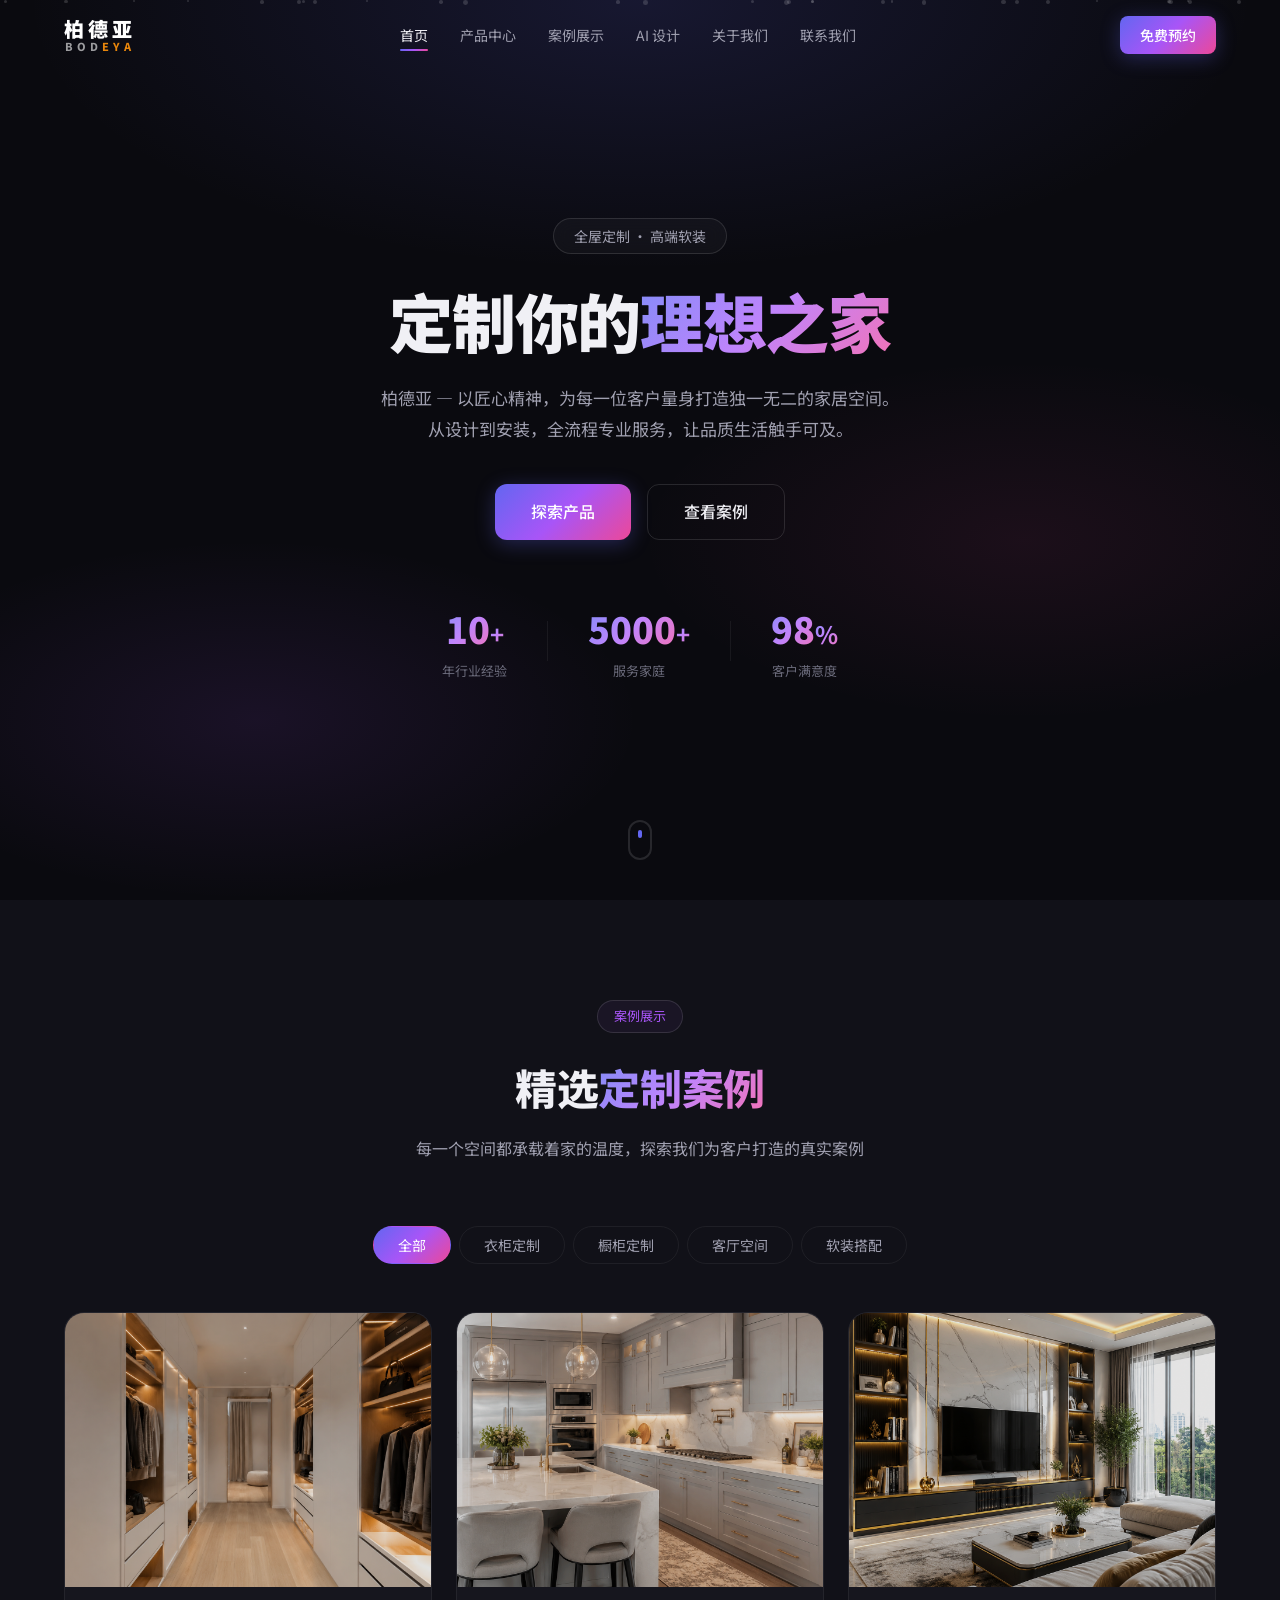
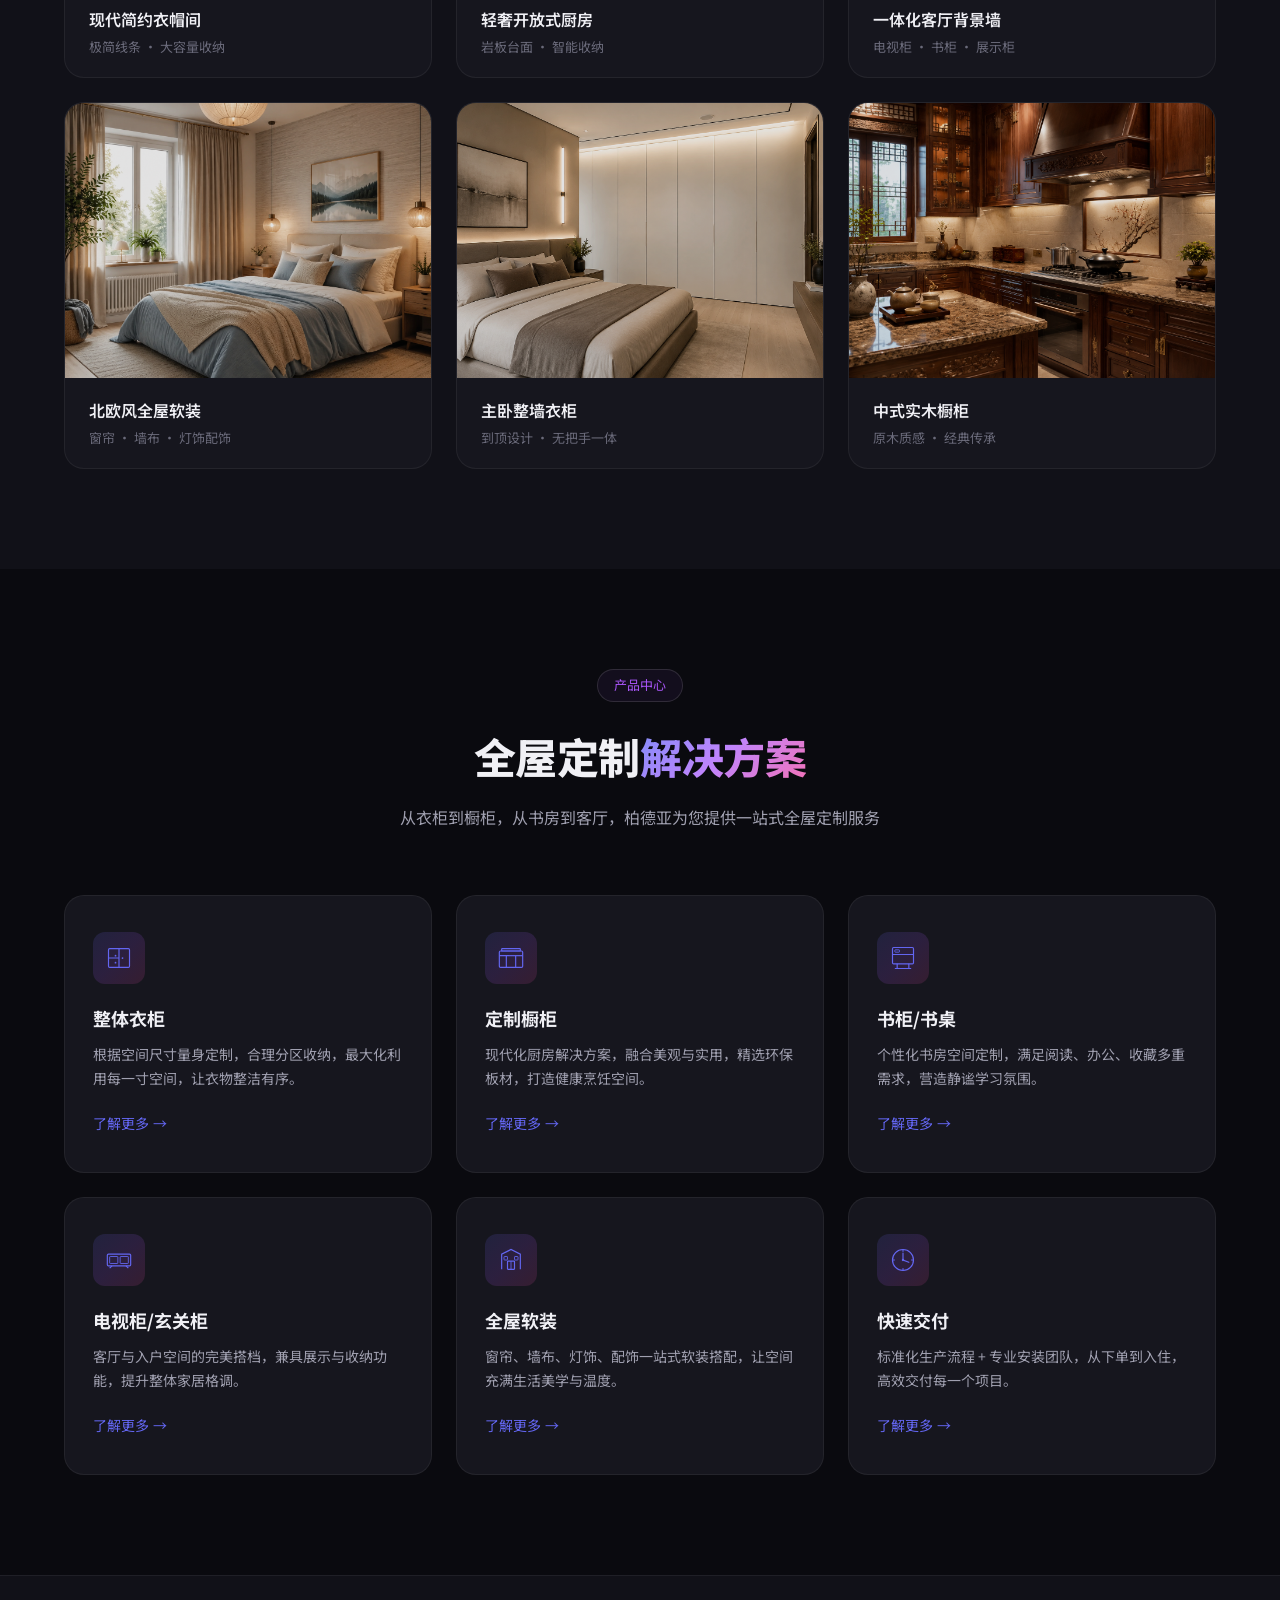
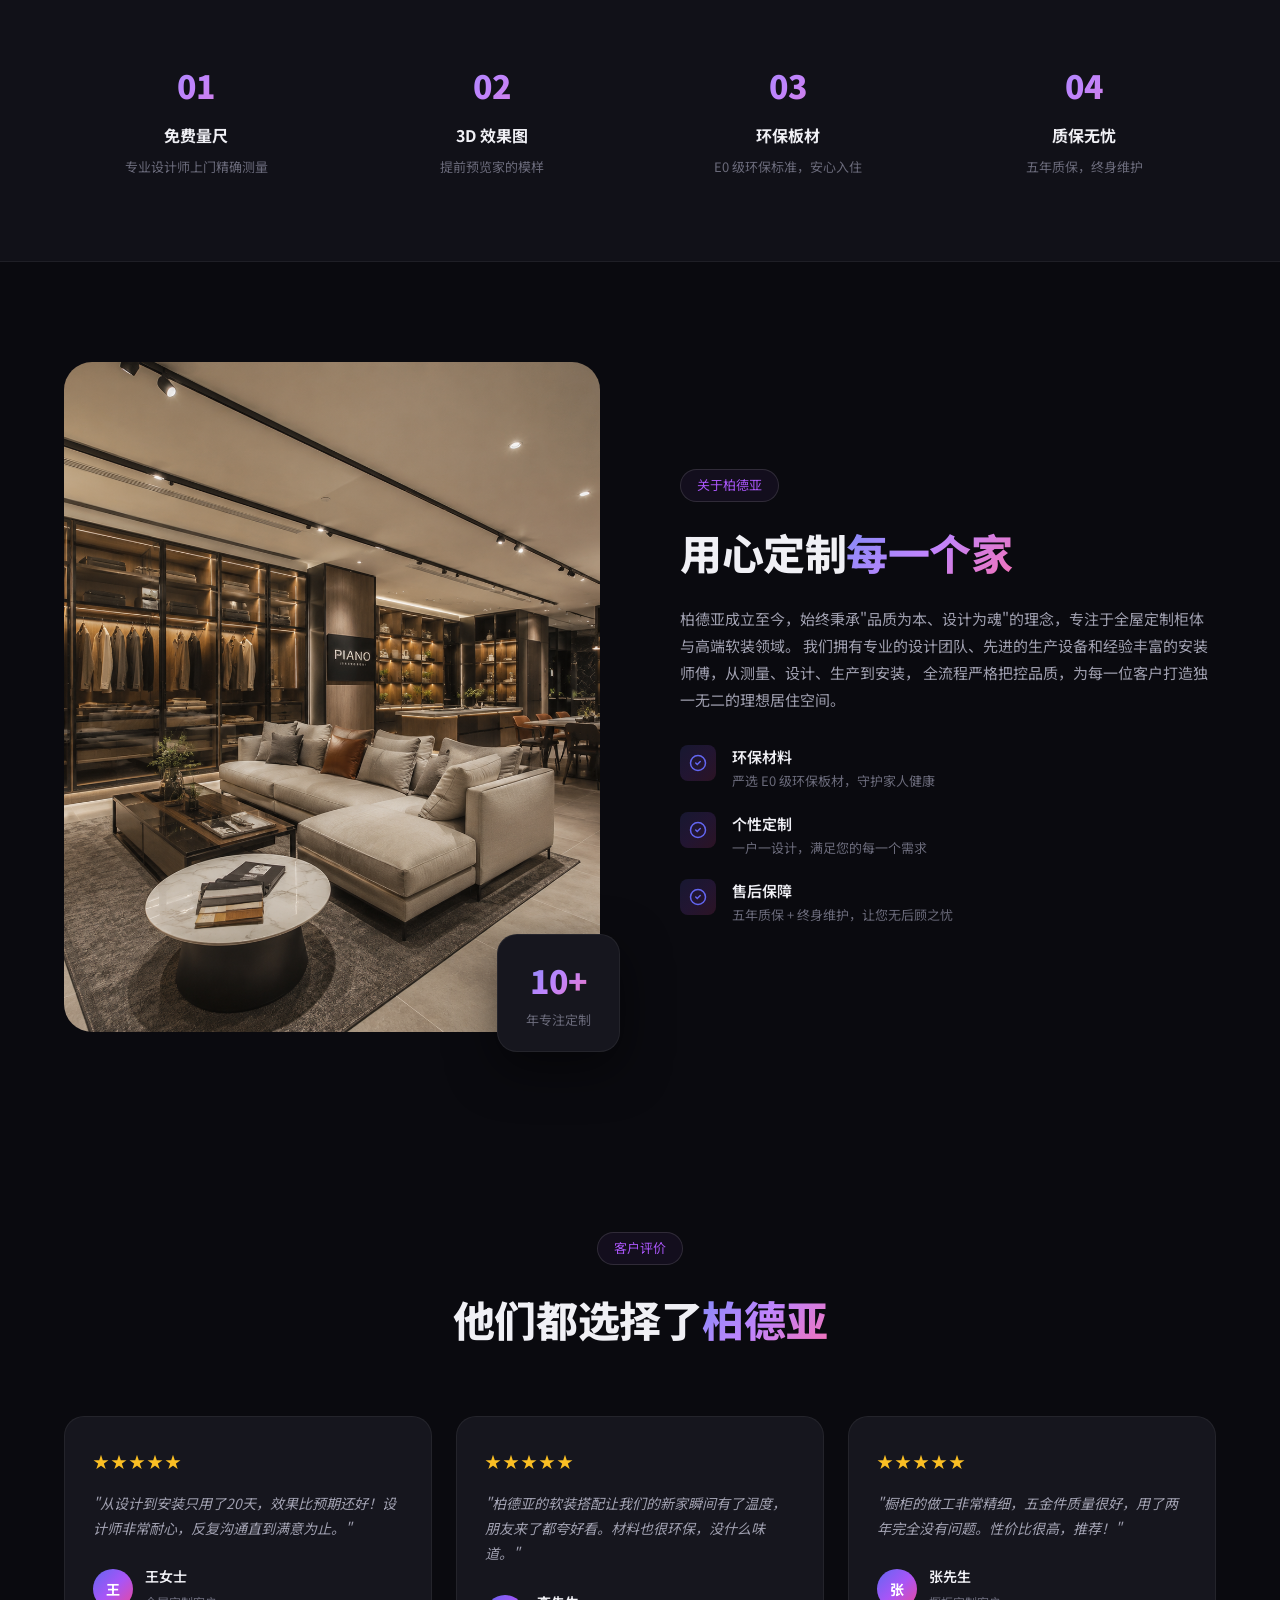
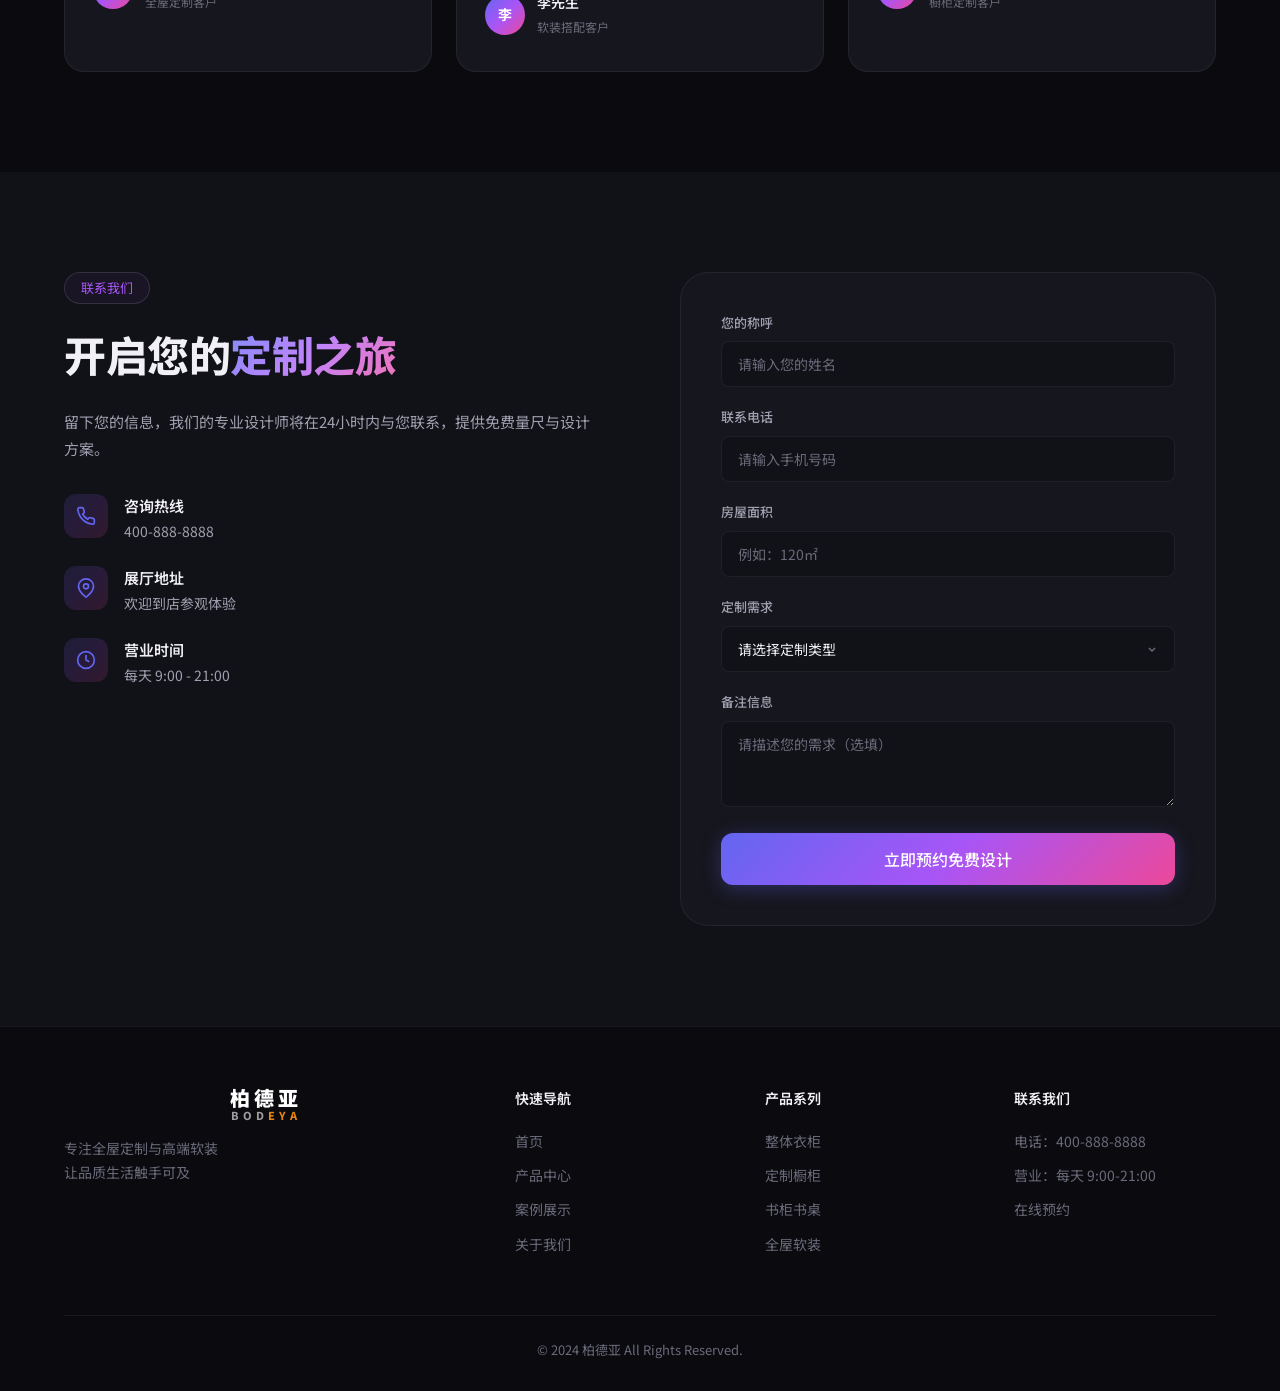
<file: index.html>
<!DOCTYPE html>
<html lang="zh-CN">
<head>
  <meta charset="UTF-8" />
  <meta name="viewport" content="width=device-width, initial-scale=1.0" />
  <title>柏德亚 | 全屋定制 · 高端软装 · 品质生活</title>
  <meta name="description" content="柏德亚 — 专注全屋定制柜体与高端软装，为您打造个性化、高品质的理想家居空间。" />
  <link rel="preconnect" href="https://fonts.googleapis.com" />
  <link rel="preconnect" href="https://fonts.gstatic.com" crossorigin />
  <link href="https://fonts.googleapis.com/css2?family=Noto+Sans+SC:wght@300;400;500;700;900&display=swap" rel="stylesheet" />
  <link rel="stylesheet" href="css/style.css" />
</head>
<body>
  <!-- ====== NAVBAR ====== -->
  <nav class="navbar" id="navbar">
    <div class="nav-container">
      <a href="#" class="nav-logo">
        <span class="logo-cn">柏德亚</span>
        <span class="logo-en">BOD<span class="logo-highlight">EYA</span></span>
      </a>
      <ul class="nav-links" id="navLinks">
        <li><a href="#hero" class="nav-link active">首页</a></li>
        <li><a href="#services" class="nav-link">产品中心</a></li>
        <li><a href="#gallery" class="nav-link">案例展示</a></li>
        <li><a href="ai-design.html" class="nav-link">AI 设计</a></li>
        <li><a href="#about" class="nav-link">关于我们</a></li>
        <li><a href="#contact" class="nav-link">联系我们</a></li>
      </ul>
      <div class="nav-actions">
        <a href="#contact" class="btn btn-primary btn-sm">免费预约</a>
        <button class="nav-toggle" id="navToggle" aria-label="Toggle menu">
          <span></span><span></span><span></span>
        </button>
      </div>
    </div>
  </nav>

  <!-- ====== HERO ====== -->
  <section class="hero" id="hero">
    <div class="hero-bg">
      <div class="hero-gradient"></div>
      <div class="hero-particles" id="particles"></div>
    </div>
    <div class="hero-content">
      <p class="hero-tag animate-fade-up">全屋定制 · 高端软装</p>
      <h1 class="hero-title animate-fade-up delay-1">
        定制你的<span class="gradient-text">理想之家</span>
      </h1>
      <p class="hero-desc animate-fade-up delay-2">
        柏德亚 — 以匠心精神，为每一位客户量身打造独一无二的家居空间。<br/>
        从设计到安装，全流程专业服务，让品质生活触手可及。
      </p>
      <div class="hero-btns animate-fade-up delay-3">
        <a href="#services" class="btn btn-primary btn-lg">探索产品</a>
        <a href="#gallery" class="btn btn-outline btn-lg">查看案例</a>
      </div>
      <div class="hero-stats animate-fade-up delay-4">
        <div class="stat-item">
          <span class="stat-number" data-target="10">0</span><span class="stat-suffix">+</span>
          <span class="stat-label">年行业经验</span>
        </div>
        <div class="stat-divider"></div>
        <div class="stat-item">
          <span class="stat-number" data-target="5000">0</span><span class="stat-suffix">+</span>
          <span class="stat-label">服务家庭</span>
        </div>
        <div class="stat-divider"></div>
        <div class="stat-item">
          <span class="stat-number" data-target="98">0</span><span class="stat-suffix">%</span>
          <span class="stat-label">客户满意度</span>
        </div>
      </div>
    </div>
    <div class="hero-scroll">
      <div class="scroll-indicator">
        <span class="scroll-dot"></span>
      </div>
    </div>
  </section>

  <!-- ====== GALLERY ====== -->
  <section class="section gallery" id="gallery">
    <div class="container">
      <div class="section-header">
        <span class="section-tag">案例展示</span>
        <h2 class="section-title">精选<span class="gradient-text">定制案例</span></h2>
        <p class="section-desc">每一个空间都承载着家的温度，探索我们为客户打造的真实案例</p>
      </div>
      <div class="gallery-tabs">
        <button class="tab-btn active" data-tab="all">全部</button>
        <button class="tab-btn" data-tab="wardrobe">衣柜定制</button>
        <button class="tab-btn" data-tab="kitchen">橱柜定制</button>
        <button class="tab-btn" data-tab="living">客厅空间</button>
        <button class="tab-btn" data-tab="soft">软装搭配</button>
      </div>
      <div class="gallery-grid" id="galleryGrid">
        <div class="gallery-item" data-category="wardrobe" data-aos>
          <div class="gallery-img">
            <img src="images/gallery-wardrobe-1.png" alt="现代简约衣帽间" />
          </div>
          <div class="gallery-info">
            <h4>现代简约衣帽间</h4>
            <p>极简线条 · 大容量收纳</p>
          </div>
        </div>
        <div class="gallery-item" data-category="kitchen" data-aos>
          <div class="gallery-img">
            <img src="images/gallery-kitchen-1.png" alt="轻奢开放式厨房" />
          </div>
          <div class="gallery-info">
            <h4>轻奢开放式厨房</h4>
            <p>岩板台面 · 智能收纳</p>
          </div>
        </div>
        <div class="gallery-item" data-category="living" data-aos>
          <div class="gallery-img">
            <img src="images/gallery-living-1.png" alt="一体化客厅背景墙" />
          </div>
          <div class="gallery-info">
            <h4>一体化客厅背景墙</h4>
            <p>电视柜 · 书柜 · 展示柜</p>
          </div>
        </div>
        <div class="gallery-item" data-category="soft" data-aos>
          <div class="gallery-img">
            <img src="images/gallery-soft-1.png" alt="北欧风全屋软装" />
          </div>
          <div class="gallery-info">
            <h4>北欧风全屋软装</h4>
            <p>窗帘 · 墙布 · 灯饰配饰</p>
          </div>
        </div>
        <div class="gallery-item" data-category="wardrobe" data-aos>
          <div class="gallery-img">
            <img src="images/gallery-wardrobe-2.png" alt="主卧整墙衣柜" />
          </div>
          <div class="gallery-info">
            <h4>主卧整墙衣柜</h4>
            <p>到顶设计 · 无把手一体</p>
          </div>
        </div>
        <div class="gallery-item" data-category="kitchen" data-aos>
          <div class="gallery-img">
            <img src="images/gallery-kitchen-2.png" alt="中式实木橱柜" />
          </div>
          <div class="gallery-info">
            <h4>中式实木橱柜</h4>
            <p>原木质感 · 经典传承</p>
          </div>
        </div>
      </div>
    </div>
  </section>

  <!-- ====== SERVICES ====== -->
  <section class="section services" id="services">
    <div class="container">
      <div class="section-header">
        <span class="section-tag">产品中心</span>
        <h2 class="section-title">全屋定制<span class="gradient-text">解决方案</span></h2>
        <p class="section-desc">从衣柜到橱柜，从书房到客厅，柏德亚为您提供一站式全屋定制服务</p>
      </div>
      <div class="services-grid">
        <div class="service-card" data-aos>
          <div class="card-icon">
            <svg viewBox="0 0 48 48" fill="none" xmlns="http://www.w3.org/2000/svg">
              <rect x="6" y="8" width="36" height="32" rx="2" stroke="currentColor" stroke-width="2"/>
              <line x1="24" y1="8" x2="24" y2="40" stroke="currentColor" stroke-width="2"/>
              <line x1="6" y1="24" x2="24" y2="24" stroke="currentColor" stroke-width="2"/>
              <circle cx="18" cy="20" r="1.5" fill="currentColor"/>
              <circle cx="18" cy="32" r="1.5" fill="currentColor"/>
              <circle cx="30" cy="24" r="1.5" fill="currentColor"/>
            </svg>
          </div>
          <h3 class="card-title">整体衣柜</h3>
          <p class="card-desc">根据空间尺寸量身定制，合理分区收纳，最大化利用每一寸空间，让衣物整洁有序。</p>
          <a href="#contact" class="card-link">了解更多 <span>&rarr;</span></a>
        </div>
        <div class="service-card" data-aos>
          <div class="card-icon">
            <svg viewBox="0 0 48 48" fill="none" xmlns="http://www.w3.org/2000/svg">
              <rect x="4" y="12" width="40" height="28" rx="2" stroke="currentColor" stroke-width="2"/>
              <line x1="4" y1="20" x2="44" y2="20" stroke="currentColor" stroke-width="2"/>
              <line x1="16" y1="20" x2="16" y2="40" stroke="currentColor" stroke-width="2"/>
              <line x1="32" y1="20" x2="32" y2="40" stroke="currentColor" stroke-width="2"/>
              <rect x="8" y="8" width="32" height="4" rx="1" stroke="currentColor" stroke-width="2"/>
            </svg>
          </div>
          <h3 class="card-title">定制橱柜</h3>
          <p class="card-desc">现代化厨房解决方案，融合美观与实用，精选环保板材，打造健康烹饪空间。</p>
          <a href="#contact" class="card-link">了解更多 <span>&rarr;</span></a>
        </div>
        <div class="service-card" data-aos>
          <div class="card-icon">
            <svg viewBox="0 0 48 48" fill="none" xmlns="http://www.w3.org/2000/svg">
              <rect x="6" y="6" width="36" height="28" rx="2" stroke="currentColor" stroke-width="2"/>
              <line x1="6" y1="18" x2="42" y2="18" stroke="currentColor" stroke-width="2"/>
              <rect x="10" y="10" width="8" height="4" rx="1" stroke="currentColor" stroke-width="1.5"/>
              <line x1="14" y1="34" x2="14" y2="42" stroke="currentColor" stroke-width="2"/>
              <line x1="34" y1="34" x2="34" y2="42" stroke="currentColor" stroke-width="2"/>
              <line x1="10" y1="42" x2="38" y2="42" stroke="currentColor" stroke-width="2"/>
            </svg>
          </div>
          <h3 class="card-title">书柜/书桌</h3>
          <p class="card-desc">个性化书房空间定制，满足阅读、办公、收藏多重需求，营造静谧学习氛围。</p>
          <a href="#contact" class="card-link">了解更多 <span>&rarr;</span></a>
        </div>
        <div class="service-card" data-aos>
          <div class="card-icon">
            <svg viewBox="0 0 48 48" fill="none" xmlns="http://www.w3.org/2000/svg">
              <rect x="4" y="14" width="40" height="20" rx="2" stroke="currentColor" stroke-width="2"/>
              <rect x="8" y="18" width="14" height="12" rx="1" stroke="currentColor" stroke-width="1.5"/>
              <rect x="26" y="18" width="14" height="12" rx="1" stroke="currentColor" stroke-width="1.5"/>
              <line x1="8" y1="38" x2="12" y2="34" stroke="currentColor" stroke-width="2"/>
              <line x1="40" y1="38" x2="36" y2="34" stroke="currentColor" stroke-width="2"/>
            </svg>
          </div>
          <h3 class="card-title">电视柜/玄关柜</h3>
          <p class="card-desc">客厅与入户空间的完美搭档，兼具展示与收纳功能，提升整体家居格调。</p>
          <a href="#contact" class="card-link">了解更多 <span>&rarr;</span></a>
        </div>
        <div class="service-card" data-aos>
          <div class="card-icon">
            <svg viewBox="0 0 48 48" fill="none" xmlns="http://www.w3.org/2000/svg">
              <path d="M8 40 L8 14 L24 6 L40 14 L40 40" stroke="currentColor" stroke-width="2" fill="none"/>
              <rect x="18" y="26" width="12" height="14" rx="1" stroke="currentColor" stroke-width="2"/>
              <line x1="24" y1="26" x2="24" y2="40" stroke="currentColor" stroke-width="1.5"/>
              <rect x="12" y="18" width="6" height="6" rx="1" stroke="currentColor" stroke-width="1.5"/>
              <rect x="30" y="18" width="6" height="6" rx="1" stroke="currentColor" stroke-width="1.5"/>
            </svg>
          </div>
          <h3 class="card-title">全屋软装</h3>
          <p class="card-desc">窗帘、墙布、灯饰、配饰一站式软装搭配，让空间充满生活美学与温度。</p>
          <a href="#contact" class="card-link">了解更多 <span>&rarr;</span></a>
        </div>
        <div class="service-card" data-aos>
          <div class="card-icon">
            <svg viewBox="0 0 48 48" fill="none" xmlns="http://www.w3.org/2000/svg">
              <circle cx="24" cy="24" r="18" stroke="currentColor" stroke-width="2"/>
              <path d="M24 12 L24 24 L34 28" stroke="currentColor" stroke-width="2" stroke-linecap="round"/>
              <circle cx="24" cy="24" r="2" fill="currentColor"/>
              <line x1="24" y1="6" x2="24" y2="10" stroke="currentColor" stroke-width="2"/>
              <line x1="24" y1="38" x2="24" y2="42" stroke="currentColor" stroke-width="2"/>
              <line x1="6" y1="24" x2="10" y2="24" stroke="currentColor" stroke-width="2"/>
              <line x1="38" y1="24" x2="42" y2="24" stroke="currentColor" stroke-width="2"/>
            </svg>
          </div>
          <h3 class="card-title">快速交付</h3>
          <p class="card-desc">标准化生产流程 + 专业安装团队，从下单到入住，高效交付每一个项目。</p>
          <a href="#contact" class="card-link">了解更多 <span>&rarr;</span></a>
        </div>
      </div>
    </div>
  </section>

  <!-- ====== FEATURES BANNER ====== -->
  <section class="features-banner">
    <div class="container">
      <div class="features-row">
        <div class="feature-item" data-aos>
          <div class="feature-num">01</div>
          <h4>免费量尺</h4>
          <p>专业设计师上门精确测量</p>
        </div>
        <div class="feature-item" data-aos>
          <div class="feature-num">02</div>
          <h4>3D 效果图</h4>
          <p>提前预览家的模样</p>
        </div>
        <div class="feature-item" data-aos>
          <div class="feature-num">03</div>
          <h4>环保板材</h4>
          <p>E0 级环保标准，安心入住</p>
        </div>
        <div class="feature-item" data-aos>
          <div class="feature-num">04</div>
          <h4>质保无忧</h4>
          <p>五年质保，终身维护</p>
        </div>
      </div>
    </div>
  </section>

  <!-- ====== ABOUT ====== -->
  <section class="section about" id="about">
    <div class="container">
      <div class="about-grid">
        <div class="about-visual" data-aos>
          <div class="about-img-wrapper">
            <div class="about-img">
              <img src="images/about-hero.png" alt="柏德亚展厅" />
            </div>
            <div class="about-badge">
              <span class="badge-number">10+</span>
              <span class="badge-text">年专注定制</span>
            </div>
          </div>
        </div>
        <div class="about-content" data-aos>
          <span class="section-tag">关于柏德亚</span>
          <h2 class="section-title">用心定制<span class="gradient-text">每一个家</span></h2>
          <p class="about-text">
            柏德亚成立至今，始终秉承"品质为本、设计为魂"的理念，专注于全屋定制柜体与高端软装领域。
            我们拥有专业的设计团队、先进的生产设备和经验丰富的安装师傅，从测量、设计、生产到安装，
            全流程严格把控品质，为每一位客户打造独一无二的理想居住空间。
          </p>
          <div class="about-features">
            <div class="about-feat">
              <div class="feat-icon">
                <svg viewBox="0 0 24 24" fill="none"><path d="M9 12l2 2 4-4" stroke="currentColor" stroke-width="2" stroke-linecap="round"/><circle cx="12" cy="12" r="10" stroke="currentColor" stroke-width="2"/></svg>
              </div>
              <div>
                <h5>环保材料</h5>
                <p>严选 E0 级环保板材，守护家人健康</p>
              </div>
            </div>
            <div class="about-feat">
              <div class="feat-icon">
                <svg viewBox="0 0 24 24" fill="none"><path d="M9 12l2 2 4-4" stroke="currentColor" stroke-width="2" stroke-linecap="round"/><circle cx="12" cy="12" r="10" stroke="currentColor" stroke-width="2"/></svg>
              </div>
              <div>
                <h5>个性定制</h5>
                <p>一户一设计，满足您的每一个需求</p>
              </div>
            </div>
            <div class="about-feat">
              <div class="feat-icon">
                <svg viewBox="0 0 24 24" fill="none"><path d="M9 12l2 2 4-4" stroke="currentColor" stroke-width="2" stroke-linecap="round"/><circle cx="12" cy="12" r="10" stroke="currentColor" stroke-width="2"/></svg>
              </div>
              <div>
                <h5>售后保障</h5>
                <p>五年质保 + 终身维护，让您无后顾之忧</p>
              </div>
            </div>
          </div>
        </div>
      </div>
    </div>
  </section>

  <!-- ====== TESTIMONIALS ====== -->
  <section class="section testimonials">
    <div class="container">
      <div class="section-header">
        <span class="section-tag">客户评价</span>
        <h2 class="section-title">他们都选择了<span class="gradient-text">柏德亚</span></h2>
      </div>
      <div class="testimonials-grid">
        <div class="testimonial-card" data-aos>
          <div class="testimonial-stars">&#9733;&#9733;&#9733;&#9733;&#9733;</div>
          <p class="testimonial-text">"从设计到安装只用了20天，效果比预期还好！设计师非常耐心，反复沟通直到满意为止。"</p>
          <div class="testimonial-author">
            <div class="author-avatar">王</div>
            <div>
              <h5>王女士</h5>
              <span>全屋定制客户</span>
            </div>
          </div>
        </div>
        <div class="testimonial-card" data-aos>
          <div class="testimonial-stars">&#9733;&#9733;&#9733;&#9733;&#9733;</div>
          <p class="testimonial-text">"柏德亚的软装搭配让我们的新家瞬间有了温度，朋友来了都夸好看。材料也很环保，没什么味道。"</p>
          <div class="testimonial-author">
            <div class="author-avatar">李</div>
            <div>
              <h5>李先生</h5>
              <span>软装搭配客户</span>
            </div>
          </div>
        </div>
        <div class="testimonial-card" data-aos>
          <div class="testimonial-stars">&#9733;&#9733;&#9733;&#9733;&#9733;</div>
          <p class="testimonial-text">"橱柜的做工非常精细，五金件质量很好，用了两年完全没有问题。性价比很高，推荐！"</p>
          <div class="testimonial-author">
            <div class="author-avatar">张</div>
            <div>
              <h5>张先生</h5>
              <span>橱柜定制客户</span>
            </div>
          </div>
        </div>
      </div>
    </div>
  </section>

  <!-- ====== CONTACT / CTA ====== -->
  <section class="section contact" id="contact">
    <div class="container">
      <div class="contact-grid">
        <div class="contact-info" data-aos>
          <span class="section-tag">联系我们</span>
          <h2 class="section-title">开启您的<span class="gradient-text">定制之旅</span></h2>
          <p class="contact-desc">留下您的信息，我们的专业设计师将在24小时内与您联系，提供免费量尺与设计方案。</p>
          <div class="contact-details">
            <div class="contact-item">
              <div class="contact-icon">
                <svg viewBox="0 0 24 24" fill="none"><path d="M22 16.92v3a2 2 0 01-2.18 2 19.79 19.79 0 01-8.63-3.07 19.5 19.5 0 01-6-6 19.79 19.79 0 01-3.07-8.67A2 2 0 014.11 2h3a2 2 0 012 1.72c.127.96.361 1.903.7 2.81a2 2 0 01-.45 2.11L8.09 9.91a16 16 0 006 6l1.27-1.27a2 2 0 012.11-.45c.907.339 1.85.573 2.81.7A2 2 0 0122 16.92z" stroke="currentColor" stroke-width="2"/></svg>
              </div>
              <div>
                <h5>咨询热线</h5>
                <p>400-888-8888</p>
              </div>
            </div>
            <div class="contact-item">
              <div class="contact-icon">
                <svg viewBox="0 0 24 24" fill="none"><path d="M21 10c0 7-9 13-9 13s-9-6-9-13a9 9 0 0118 0z" stroke="currentColor" stroke-width="2"/><circle cx="12" cy="10" r="3" stroke="currentColor" stroke-width="2"/></svg>
              </div>
              <div>
                <h5>展厅地址</h5>
                <p>欢迎到店参观体验</p>
              </div>
            </div>
            <div class="contact-item">
              <div class="contact-icon">
                <svg viewBox="0 0 24 24" fill="none"><circle cx="12" cy="12" r="10" stroke="currentColor" stroke-width="2"/><polyline points="12 6 12 12 16 14" stroke="currentColor" stroke-width="2"/></svg>
              </div>
              <div>
                <h5>营业时间</h5>
                <p>每天 9:00 - 21:00</p>
              </div>
            </div>
          </div>
        </div>
        <div class="contact-form-wrapper" data-aos>
          <form class="contact-form" id="contactForm">
            <div class="form-group">
              <label for="name">您的称呼</label>
              <input type="text" id="name" placeholder="请输入您的姓名" required />
            </div>
            <div class="form-group">
              <label for="phone">联系电话</label>
              <input type="tel" id="phone" placeholder="请输入手机号码" required />
            </div>
            <div class="form-group">
              <label for="area">房屋面积</label>
              <input type="text" id="area" placeholder="例如：120㎡" />
            </div>
            <div class="form-group">
              <label for="needs">定制需求</label>
              <select id="needs">
                <option value="">请选择定制类型</option>
                <option value="wardrobe">整体衣柜</option>
                <option value="kitchen">定制橱柜</option>
                <option value="full">全屋定制</option>
                <option value="soft">软装搭配</option>
                <option value="other">其他需求</option>
              </select>
            </div>
            <div class="form-group">
              <label for="message">备注信息</label>
              <textarea id="message" rows="3" placeholder="请描述您的需求（选填）"></textarea>
            </div>
            <button type="submit" class="btn btn-primary btn-lg btn-full">立即预约免费设计</button>
          </form>
        </div>
      </div>
    </div>
  </section>

  <!-- ====== FOOTER ====== -->
  <footer class="footer">
    <div class="container">
      <div class="footer-grid">
        <div class="footer-brand">
          <a href="#" class="nav-logo">
            <span class="logo-cn">柏德亚</span>
            <span class="logo-en">BOD<span class="logo-highlight">EYA</span></span>
          </a>
          <p class="footer-desc">专注全屋定制与高端软装<br/>让品质生活触手可及</p>
        </div>
        <div class="footer-links">
          <h5>快速导航</h5>
          <ul>
            <li><a href="#hero">首页</a></li>
            <li><a href="#services">产品中心</a></li>
            <li><a href="#gallery">案例展示</a></li>
            <li><a href="#about">关于我们</a></li>
          </ul>
        </div>
        <div class="footer-links">
          <h5>产品系列</h5>
          <ul>
            <li><a href="#services">整体衣柜</a></li>
            <li><a href="#services">定制橱柜</a></li>
            <li><a href="#services">书柜书桌</a></li>
            <li><a href="#services">全屋软装</a></li>
          </ul>
        </div>
        <div class="footer-links">
          <h5>联系我们</h5>
          <ul>
            <li>电话：400-888-8888</li>
            <li>营业：每天 9:00-21:00</li>
            <li><a href="#contact">在线预约</a></li>
          </ul>
        </div>
      </div>
      <div class="footer-bottom">
        <p>&copy; 2024 柏德亚 All Rights Reserved.</p>
      </div>
    </div>
  </footer>

  <script src="js/main.js"></script>
</body>
</html>
</file>
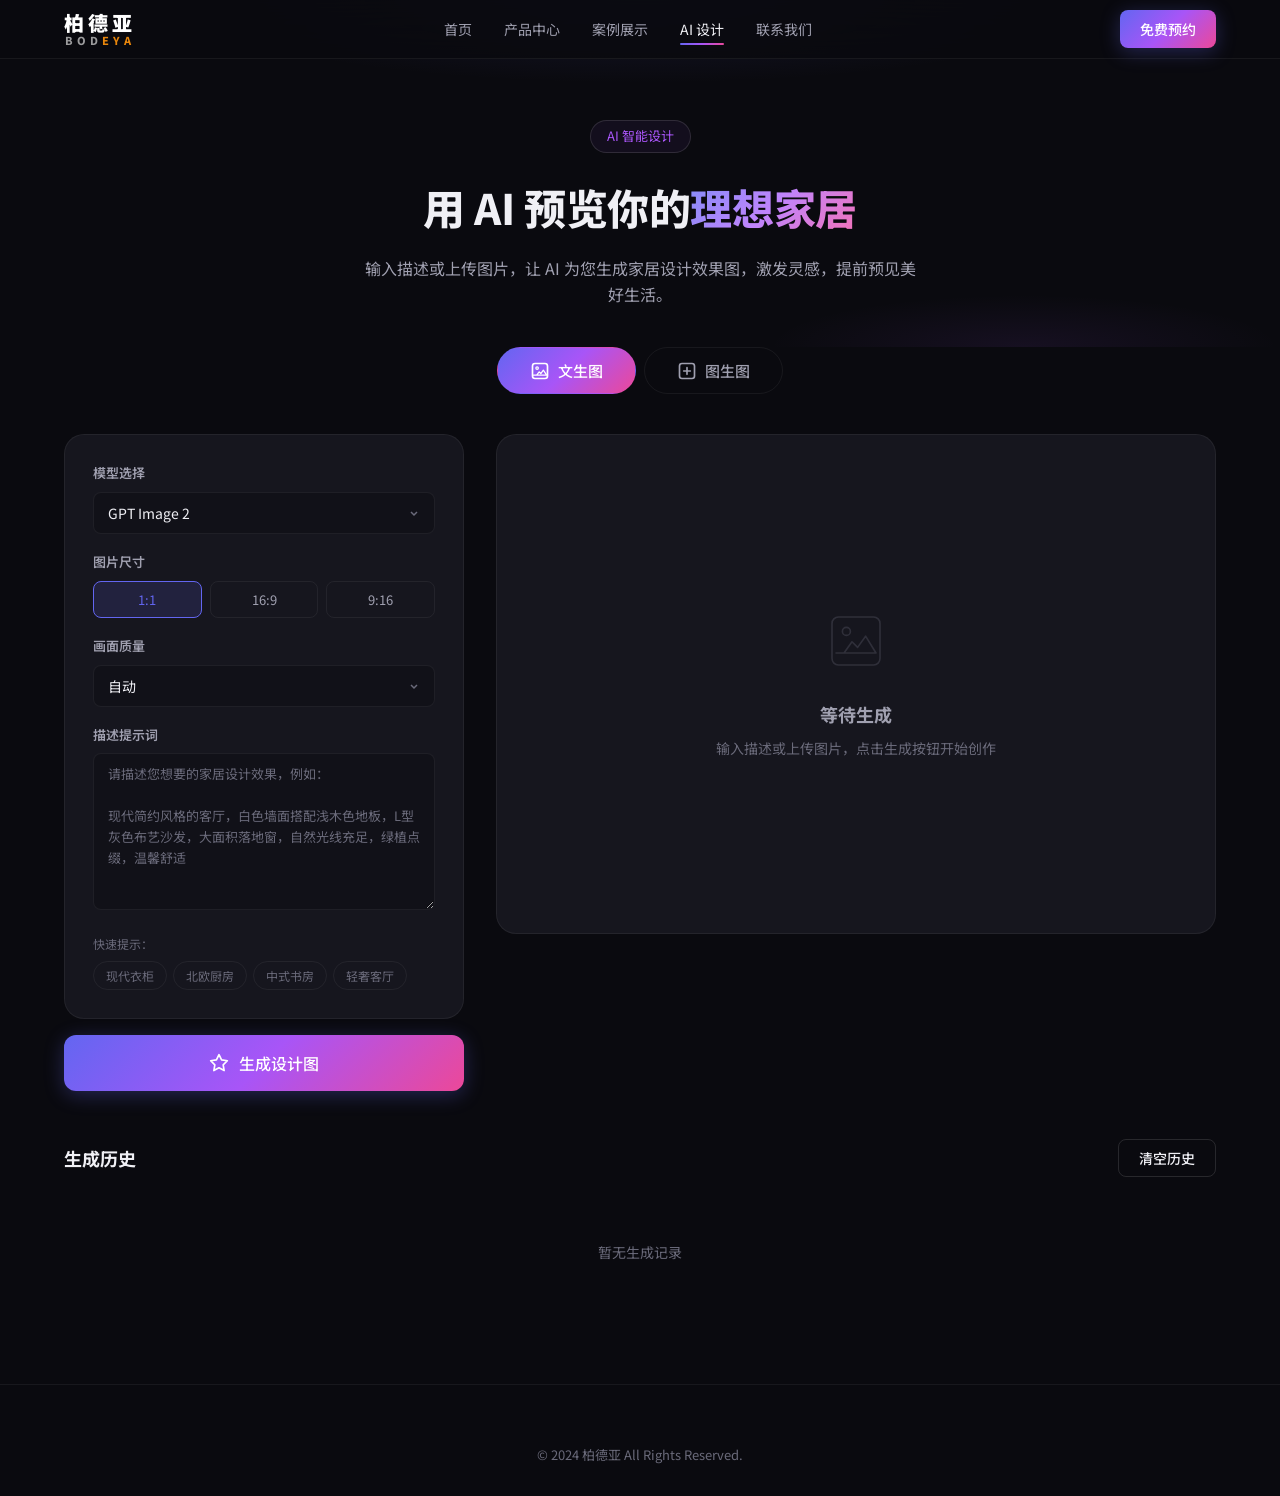
<file: ai-design.html>
<!DOCTYPE html>
<html lang="zh-CN">
<head>
  <meta charset="UTF-8" />
  <meta name="viewport" content="width=device-width, initial-scale=1.0" />
  <title>AI 智能设计 | 柏德亚</title>
  <link rel="preconnect" href="https://fonts.googleapis.com" />
  <link rel="preconnect" href="https://fonts.gstatic.com" crossorigin />
  <link href="https://fonts.googleapis.com/css2?family=Noto+Sans+SC:wght@300;400;500;700;900&display=swap" rel="stylesheet" />
  <link rel="stylesheet" href="css/style.css" />
  <link rel="stylesheet" href="css/ai-design.css" />
</head>
<body>
  <!-- ====== NAVBAR ====== -->
  <nav class="navbar scrolled" id="navbar">
    <div class="nav-container">
      <a href="index.html" class="nav-logo">
        <span class="logo-cn">柏德亚</span>
        <span class="logo-en">BOD<span class="logo-highlight">EYA</span></span>
      </a>
      <ul class="nav-links" id="navLinks">
        <li><a href="index.html" class="nav-link">首页</a></li>
        <li><a href="index.html#services" class="nav-link">产品中心</a></li>
        <li><a href="index.html#gallery" class="nav-link">案例展示</a></li>
        <li><a href="ai-design.html" class="nav-link active">AI 设计</a></li>
        <li><a href="index.html#contact" class="nav-link">联系我们</a></li>
      </ul>
      <div class="nav-actions">
        <a href="index.html#contact" class="btn btn-primary btn-sm">免费预约</a>
        <button class="nav-toggle" id="navToggle" aria-label="Toggle menu">
          <span></span><span></span><span></span>
        </button>
      </div>
    </div>
  </nav>

  <!-- ====== AI DESIGN HERO ====== -->
  <section class="ai-hero">
    <div class="container">
      <div class="ai-hero-content">
        <span class="section-tag">AI 智能设计</span>
        <h1 class="section-title">用 AI 预览你的<span class="gradient-text">理想家居</span></h1>
        <p class="section-desc">输入描述或上传图片，让 AI 为您生成家居设计效果图，激发灵感，提前预见美好生活。</p>
      </div>
    </div>
  </section>

  <!-- ====== MODE TABS ====== -->
  <section class="ai-workspace">
    <div class="container">
      <div class="mode-tabs">
        <button class="mode-tab active" data-mode="text2img">
          <svg viewBox="0 0 24 24" fill="none" width="20" height="20"><rect x="3" y="3" width="18" height="18" rx="3" stroke="currentColor" stroke-width="2"/><path d="M8 17l3-4 2 2 3-4 4 6H4" stroke="currentColor" stroke-width="1.5" stroke-linecap="round" stroke-linejoin="round"/><circle cx="8.5" cy="8.5" r="1.5" stroke="currentColor" stroke-width="1.5"/></svg>
          文生图
        </button>
        <button class="mode-tab" data-mode="img2img">
          <svg viewBox="0 0 24 24" fill="none" width="20" height="20"><rect x="3" y="3" width="18" height="18" rx="3" stroke="currentColor" stroke-width="2"/><path d="M12 8v8M8 12h8" stroke="currentColor" stroke-width="2" stroke-linecap="round"/></svg>
          图生图
        </button>
      </div>

      <div class="ai-main">
        <!-- LEFT: Controls -->
        <div class="ai-controls">
          <!-- Text-to-Image Panel -->
          <div class="control-panel" id="text2imgPanel">
            <div class="form-group">
              <label>模型选择</label>
              <select id="modelSelect">
                <option value="gpt-image-2">GPT Image 2</option>
              </select>
            </div>
            <div class="form-group">
              <label>图片尺寸</label>
              <div class="size-options">
                <button class="size-btn active" data-size="1024x1024">1:1</button>
                <button class="size-btn" data-size="1792x1024">16:9</button>
                <button class="size-btn" data-size="1024x1792">9:16</button>
              </div>
            </div>
            <div class="form-group">
              <label>画面质量</label>
              <select id="qualitySelect">
                <option value="auto">自动</option>
                <option value="hd">高清 (HD)</option>
                <option value="standard">标准</option>
              </select>
            </div>
            <div class="form-group">
              <label>描述提示词</label>
              <textarea id="promptInput" rows="6" placeholder="请描述您想要的家居设计效果，例如：&#10;&#10;现代简约风格的客厅，白色墙面搭配浅木色地板，L型灰色布艺沙发，大面积落地窗，自然光线充足，绿植点缀，温馨舒适"></textarea>
            </div>
            <div class="prompt-suggestions">
              <span class="suggestion-label">快速提示：</span>
              <div class="suggestion-tags">
                <button class="suggestion-tag" data-prompt="现代简约风格卧室，整墙定制衣柜，白色烤漆门板，隐藏式把手，内部分区合理，LED灯带照明">现代衣柜</button>
                <button class="suggestion-tag" data-prompt="北欧风格开放式厨房，L型橱柜布局，浅灰色门板，石英石台面，嵌入式电器，充足收纳空间">北欧厨房</button>
                <button class="suggestion-tag" data-prompt="新中式书房，整墙实木书柜，深胡桃色，配套书桌，中式元素点缀，禅意氛围，柔和灯光">中式书房</button>
                <button class="suggestion-tag" data-prompt="轻奢风格客厅，电视背景墙一体柜，大理石纹理装饰板，隐藏式灯带，金属点缀，高端大气">轻奢客厅</button>
              </div>
            </div>
          </div>

          <!-- Image-to-Image Panel -->
          <div class="control-panel hidden" id="img2imgPanel">
            <div class="form-group">
              <label>模型选择</label>
              <select id="modelSelect2">
                <option value="gpt-image-2">GPT Image 2</option>
              </select>
            </div>
            <div class="form-group">
              <label>上传参考图片</label>
              <div class="upload-area" id="uploadArea">
                <input type="file" id="imageUpload" accept="image/png,image/jpeg,image/webp" hidden />
                <div class="upload-placeholder" id="uploadPlaceholder">
                  <svg viewBox="0 0 48 48" fill="none" width="40" height="40">
                    <rect x="6" y="6" width="36" height="36" rx="4" stroke="currentColor" stroke-width="2" stroke-dasharray="4 3"/>
                    <path d="M24 16v16M16 24h16" stroke="currentColor" stroke-width="2" stroke-linecap="round"/>
                  </svg>
                  <p>点击或拖拽上传图片</p>
                  <span>支持 PNG / JPG / WebP，最大 4MB</span>
                </div>
                <div class="upload-preview hidden" id="uploadPreview">
                  <img id="previewImg" alt="preview" />
                  <button class="remove-img" id="removeImg" title="移除图片">&times;</button>
                </div>
              </div>
            </div>
            <div class="form-group">
              <label>图片尺寸</label>
              <div class="size-options">
                <button class="size-btn-2 active" data-size="1024x1024">1:1</button>
                <button class="size-btn-2" data-size="512x512">小图</button>
                <button class="size-btn-2" data-size="256x256">缩略图</button>
              </div>
            </div>
            <div class="form-group">
              <label>修改描述</label>
              <textarea id="promptInput2" rows="5" placeholder="描述您希望对图片进行的修改，例如：&#10;&#10;将这个房间改为现代简约风格，更换为浅色木地板，添加定制衣柜"></textarea>
            </div>
          </div>

          <button class="btn btn-primary btn-lg btn-full generate-btn" id="generateBtn">
            <svg viewBox="0 0 24 24" fill="none" width="20" height="20"><path d="M12 2L15.09 8.26L22 9.27L17 14.14L18.18 21.02L12 17.77L5.82 21.02L7 14.14L2 9.27L8.91 8.26L12 2Z" stroke="currentColor" stroke-width="2" stroke-linecap="round" stroke-linejoin="round"/></svg>
            <span id="btnText">生成设计图</span>
          </button>
        </div>

        <!-- RIGHT: Results -->
        <div class="ai-results">
          <div class="result-empty" id="resultEmpty">
            <div class="empty-icon">
              <svg viewBox="0 0 80 80" fill="none" width="64" height="64">
                <rect x="10" y="10" width="60" height="60" rx="8" stroke="currentColor" stroke-width="2" opacity="0.3"/>
                <path d="M25 55l10-14 7 7 10-14 13 21H15" stroke="currentColor" stroke-width="2" stroke-linecap="round" stroke-linejoin="round" opacity="0.3"/>
                <circle cx="28" cy="28" r="5" stroke="currentColor" stroke-width="2" opacity="0.3"/>
              </svg>
            </div>
            <h3>等待生成</h3>
            <p>输入描述或上传图片，点击生成按钮开始创作</p>
          </div>
          <div class="result-loading hidden" id="resultLoading">
            <div class="loading-spinner">
              <div class="spinner-ring"></div>
            </div>
            <h3>AI 正在创作中...</h3>
            <p>预计需要 10-30 秒，请耐心等待</p>
          </div>
          <div class="result-content hidden" id="resultContent">
            <div class="result-image-wrapper">
              <img id="resultImage" alt="AI Generated Design" />
            </div>
            <div class="result-actions">
              <a id="downloadBtn" class="btn btn-primary btn-sm" download="bodeya-ai-design.png">
                <svg viewBox="0 0 24 24" fill="none" width="16" height="16"><path d="M21 15v4a2 2 0 01-2 2H5a2 2 0 01-2-2v-4M7 10l5 5 5-5M12 15V3" stroke="currentColor" stroke-width="2" stroke-linecap="round" stroke-linejoin="round"/></svg>
                下载图片
              </a>
              <button class="btn btn-outline btn-sm" id="regenerateBtn">
                <svg viewBox="0 0 24 24" fill="none" width="16" height="16"><path d="M1 4v6h6M23 20v-6h-6" stroke="currentColor" stroke-width="2" stroke-linecap="round" stroke-linejoin="round"/><path d="M20.49 9A9 9 0 005.64 5.64L1 10m22 4l-4.64 4.36A9 9 0 013.51 15" stroke="currentColor" stroke-width="2" stroke-linecap="round" stroke-linejoin="round"/></svg>
                重新生成
              </button>
            </div>
          </div>
          <div class="result-error hidden" id="resultError">
            <div class="error-icon">&#9888;</div>
            <h3>生成失败</h3>
            <p id="errorMessage">请检查网络连接或稍后重试</p>
            <button class="btn btn-outline btn-sm" id="retryBtn">重试</button>
          </div>
        </div>
      </div>

      <!-- History -->
      <div class="history-section" id="historySection">
        <div class="history-header">
          <h3>生成历史</h3>
          <button class="btn btn-outline btn-sm" id="clearHistory">清空历史</button>
        </div>
        <div class="history-grid" id="historyGrid">
          <div class="history-empty">暂无生成记录</div>
        </div>
      </div>
    </div>
  </section>

  <!-- ====== FOOTER ====== -->
  <footer class="footer">
    <div class="container">
      <div class="footer-bottom" style="border-top:none; padding-top:0;">
        <p>&copy; 2024 柏德亚 All Rights Reserved.</p>
      </div>
    </div>
  </footer>

  <script src="js/ai-design.js"></script>
</body>
</html>
</file>
<file: css/style.css>
/* ========================================
   柏德亚官网 - Global Styles
   Inspired by RunningHub dark modern theme
   ======================================== */

/* --- Reset & Base --- */
*, *::before, *::after {
  margin: 0;
  padding: 0;
  box-sizing: border-box;
}

:root {
  --bg-primary: #0a0a0f;
  --bg-secondary: #111118;
  --bg-card: #16161e;
  --bg-card-hover: #1c1c28;
  --border-color: rgba(255, 255, 255, 0.06);
  --border-hover: rgba(255, 255, 255, 0.12);
  --text-primary: #f0f0f5;
  --text-secondary: #a0a0b0;
  --text-muted: #6a6a7a;
  --accent-1: #6366f1;
  --accent-2: #a855f7;
  --accent-3: #ec4899;
  --gradient-main: linear-gradient(135deg, #6366f1 0%, #a855f7 50%, #ec4899 100%);
  --gradient-text: linear-gradient(135deg, #818cf8 0%, #c084fc 50%, #f472b6 100%);
  --gradient-subtle: linear-gradient(135deg, rgba(99,102,241,0.15) 0%, rgba(168,85,247,0.15) 50%, rgba(236,72,153,0.15) 100%);
  --shadow-sm: 0 2px 8px rgba(0,0,0,0.3);
  --shadow-md: 0 8px 32px rgba(0,0,0,0.4);
  --shadow-lg: 0 16px 48px rgba(0,0,0,0.5);
  --shadow-glow: 0 0 40px rgba(99,102,241,0.15);
  --radius-sm: 8px;
  --radius-md: 12px;
  --radius-lg: 20px;
  --radius-xl: 28px;
  --transition: 0.3s cubic-bezier(0.4, 0, 0.2, 1);
  --font: 'Noto Sans SC', -apple-system, BlinkMacSystemFont, 'Segoe UI', sans-serif;
}

html {
  scroll-behavior: smooth;
  font-size: 16px;
}

body {
  font-family: var(--font);
  background: var(--bg-primary);
  color: var(--text-primary);
  line-height: 1.6;
  overflow-x: hidden;
  -webkit-font-smoothing: antialiased;
}

a {
  color: inherit;
  text-decoration: none;
  transition: var(--transition);
}

img {
  max-width: 100%;
  display: block;
}

ul { list-style: none; }

.container {
  max-width: 1200px;
  margin: 0 auto;
  padding: 0 24px;
}

/* --- Buttons --- */
.btn {
  display: inline-flex;
  align-items: center;
  justify-content: center;
  gap: 8px;
  font-family: var(--font);
  font-weight: 500;
  border: none;
  cursor: pointer;
  transition: var(--transition);
  border-radius: var(--radius-sm);
  white-space: nowrap;
}

.btn-sm {
  padding: 8px 20px;
  font-size: 14px;
}

.btn-lg {
  padding: 14px 36px;
  font-size: 16px;
  border-radius: var(--radius-md);
}

.btn-primary {
  background: var(--gradient-main);
  color: #fff;
  box-shadow: 0 4px 20px rgba(99,102,241,0.3);
}

.btn-primary:hover {
  transform: translateY(-2px);
  box-shadow: 0 6px 30px rgba(99,102,241,0.45);
}

.btn-outline {
  background: transparent;
  color: var(--text-primary);
  border: 1px solid var(--border-hover);
}

.btn-outline:hover {
  border-color: var(--accent-1);
  background: rgba(99,102,241,0.08);
  transform: translateY(-2px);
}

.btn-full { width: 100%; }

/* --- Navbar --- */
.navbar {
  position: fixed;
  top: 0;
  left: 0;
  width: 100%;
  z-index: 1000;
  padding: 16px 0;
  transition: var(--transition);
  background: transparent;
}

.navbar.scrolled {
  background: rgba(10, 10, 15, 0.85);
  backdrop-filter: blur(20px);
  -webkit-backdrop-filter: blur(20px);
  border-bottom: 1px solid var(--border-color);
  padding: 10px 0;
}

.nav-container {
  max-width: 1200px;
  margin: 0 auto;
  padding: 0 24px;
  display: flex;
  align-items: center;
  justify-content: space-between;
}

.nav-logo {
  display: flex;
  flex-direction: column;
  align-items: center;
  gap: 0;
  font-weight: 700;
  text-decoration: none;
  line-height: 1.1;
}

.logo-cn {
  font-size: 20px;
  font-weight: 900;
  color: #fff;
  letter-spacing: 4px;
}

.logo-en {
  font-size: 11px;
  font-weight: 800;
  color: rgba(255,255,255,0.6);
  letter-spacing: 4px;
}

.logo-highlight {
  color: #e8860c;
}

.nav-links {
  display: flex;
  gap: 32px;
}

.nav-link {
  font-size: 14px;
  color: var(--text-secondary);
  position: relative;
  padding: 4px 0;
}

.nav-link::after {
  content: '';
  position: absolute;
  bottom: -2px;
  left: 0;
  width: 0;
  height: 2px;
  background: var(--gradient-main);
  transition: var(--transition);
  border-radius: 2px;
}

.nav-link:hover,
.nav-link.active {
  color: var(--text-primary);
}

.nav-link:hover::after,
.nav-link.active::after {
  width: 100%;
}

.nav-actions {
  display: flex;
  align-items: center;
  gap: 16px;
}

.nav-toggle {
  display: none;
  flex-direction: column;
  gap: 5px;
  background: none;
  border: none;
  cursor: pointer;
  padding: 4px;
}

.nav-toggle span {
  width: 22px;
  height: 2px;
  background: var(--text-primary);
  transition: var(--transition);
  border-radius: 2px;
}

/* --- Hero --- */
.hero {
  position: relative;
  min-height: 100vh;
  display: flex;
  align-items: center;
  justify-content: center;
  text-align: center;
  overflow: hidden;
}

.hero-bg {
  position: absolute;
  inset: 0;
  z-index: 0;
}

.hero-gradient {
  position: absolute;
  inset: 0;
  background:
    radial-gradient(ellipse 80% 50% at 50% 0%, rgba(99,102,241,0.15) 0%, transparent 60%),
    radial-gradient(ellipse 60% 40% at 20% 80%, rgba(168,85,247,0.1) 0%, transparent 50%),
    radial-gradient(ellipse 60% 40% at 80% 60%, rgba(236,72,153,0.08) 0%, transparent 50%);
}

.hero-particles {
  position: absolute;
  inset: 0;
  overflow: hidden;
}

.particle {
  position: absolute;
  width: 3px;
  height: 3px;
  background: rgba(255,255,255,0.15);
  border-radius: 50%;
  animation: float-particle linear infinite;
}

@keyframes float-particle {
  0% { transform: translateY(100vh) scale(0); opacity: 0; }
  10% { opacity: 1; }
  90% { opacity: 1; }
  100% { transform: translateY(-10vh) scale(1); opacity: 0; }
}

.hero-content {
  position: relative;
  z-index: 1;
  max-width: 800px;
  padding: 0 24px;
}

.hero-tag {
  display: inline-block;
  padding: 6px 20px;
  border: 1px solid var(--border-hover);
  border-radius: 100px;
  font-size: 14px;
  color: var(--text-secondary);
  margin-bottom: 28px;
  background: rgba(255,255,255,0.03);
  backdrop-filter: blur(10px);
}

.hero-title {
  font-size: clamp(36px, 6vw, 64px);
  font-weight: 900;
  line-height: 1.2;
  margin-bottom: 24px;
  letter-spacing: -0.02em;
}

.gradient-text {
  background: var(--gradient-text);
  -webkit-background-clip: text;
  -webkit-text-fill-color: transparent;
  background-clip: text;
}

.hero-desc {
  font-size: 17px;
  color: var(--text-secondary);
  line-height: 1.8;
  margin-bottom: 40px;
  max-width: 600px;
  margin-left: auto;
  margin-right: auto;
}

.hero-btns {
  display: flex;
  gap: 16px;
  justify-content: center;
  flex-wrap: wrap;
  margin-bottom: 60px;
}

.hero-stats {
  display: flex;
  align-items: center;
  justify-content: center;
  gap: 40px;
  flex-wrap: wrap;
}

.stat-item {
  text-align: center;
}

.stat-number {
  font-size: 36px;
  font-weight: 900;
  background: var(--gradient-text);
  -webkit-background-clip: text;
  -webkit-text-fill-color: transparent;
  background-clip: text;
}

.stat-suffix {
  font-size: 24px;
  font-weight: 700;
  background: var(--gradient-text);
  -webkit-background-clip: text;
  -webkit-text-fill-color: transparent;
  background-clip: text;
}

.stat-label {
  display: block;
  font-size: 13px;
  color: var(--text-muted);
  margin-top: 4px;
}

.stat-divider {
  width: 1px;
  height: 40px;
  background: var(--border-color);
}

.hero-scroll {
  position: absolute;
  bottom: 40px;
  left: 50%;
  transform: translateX(-50%);
  z-index: 1;
}

.scroll-indicator {
  width: 24px;
  height: 40px;
  border: 2px solid var(--border-hover);
  border-radius: 12px;
  display: flex;
  justify-content: center;
  padding-top: 8px;
}

.scroll-dot {
  width: 4px;
  height: 8px;
  background: var(--accent-1);
  border-radius: 4px;
  animation: scroll-bounce 2s infinite;
}

@keyframes scroll-bounce {
  0%, 100% { transform: translateY(0); opacity: 1; }
  50% { transform: translateY(12px); opacity: 0.3; }
}

/* --- Animations --- */
.animate-fade-up {
  opacity: 0;
  transform: translateY(30px);
  animation: fade-up 0.8s ease forwards;
}

.delay-1 { animation-delay: 0.15s; }
.delay-2 { animation-delay: 0.3s; }
.delay-3 { animation-delay: 0.45s; }
.delay-4 { animation-delay: 0.6s; }

@keyframes fade-up {
  to { opacity: 1; transform: translateY(0); }
}

[data-aos] {
  opacity: 0;
  transform: translateY(40px);
  transition: opacity 0.6s ease, transform 0.6s ease;
}

[data-aos].aos-visible {
  opacity: 1;
  transform: translateY(0);
}

/* --- Sections --- */
.section {
  padding: 100px 0;
}

.section-header {
  text-align: center;
  margin-bottom: 64px;
}

.section-tag {
  display: inline-block;
  padding: 5px 16px;
  border: 1px solid var(--border-hover);
  border-radius: 100px;
  font-size: 13px;
  color: var(--accent-2);
  margin-bottom: 20px;
  background: rgba(168,85,247,0.06);
}

.section-title {
  font-size: clamp(28px, 4vw, 42px);
  font-weight: 800;
  margin-bottom: 16px;
  letter-spacing: -0.01em;
}

.section-desc {
  font-size: 16px;
  color: var(--text-secondary);
  max-width: 560px;
  margin: 0 auto;
}

/* --- Services Grid --- */
.services-grid {
  display: grid;
  grid-template-columns: repeat(3, 1fr);
  gap: 24px;
}

.service-card {
  background: var(--bg-card);
  border: 1px solid var(--border-color);
  border-radius: var(--radius-lg);
  padding: 36px 28px;
  transition: var(--transition);
  position: relative;
  overflow: hidden;
}

.service-card::before {
  content: '';
  position: absolute;
  top: 0;
  left: 0;
  right: 0;
  height: 2px;
  background: var(--gradient-main);
  opacity: 0;
  transition: var(--transition);
}

.service-card:hover {
  border-color: var(--border-hover);
  background: var(--bg-card-hover);
  transform: translateY(-4px);
  box-shadow: var(--shadow-glow);
}

.service-card:hover::before {
  opacity: 1;
}

.card-icon {
  width: 52px;
  height: 52px;
  display: flex;
  align-items: center;
  justify-content: center;
  background: var(--gradient-subtle);
  border-radius: var(--radius-md);
  margin-bottom: 20px;
  color: var(--accent-1);
}

.card-icon svg {
  width: 28px;
  height: 28px;
}

.card-title {
  font-size: 18px;
  font-weight: 700;
  margin-bottom: 10px;
}

.card-desc {
  font-size: 14px;
  color: var(--text-secondary);
  line-height: 1.7;
  margin-bottom: 20px;
}

.card-link {
  font-size: 14px;
  color: var(--accent-1);
  display: inline-flex;
  align-items: center;
  gap: 4px;
}

.card-link:hover {
  color: var(--accent-2);
}

.card-link span {
  transition: var(--transition);
}

.card-link:hover span {
  transform: translateX(4px);
}

/* --- Features Banner --- */
.features-banner {
  padding: 60px 0;
  background: var(--bg-secondary);
  border-top: 1px solid var(--border-color);
  border-bottom: 1px solid var(--border-color);
}

.features-row {
  display: grid;
  grid-template-columns: repeat(4, 1fr);
  gap: 32px;
}

.feature-item {
  text-align: center;
  padding: 24px;
}

.feature-num {
  font-size: 32px;
  font-weight: 900;
  background: var(--gradient-text);
  -webkit-background-clip: text;
  -webkit-text-fill-color: transparent;
  background-clip: text;
  margin-bottom: 12px;
}

.feature-item h4 {
  font-size: 16px;
  font-weight: 700;
  margin-bottom: 8px;
}

.feature-item p {
  font-size: 13px;
  color: var(--text-muted);
}

/* --- Gallery --- */
.gallery {
  background: var(--bg-secondary);
}

.gallery-tabs {
  display: flex;
  justify-content: center;
  gap: 8px;
  margin-bottom: 48px;
  flex-wrap: wrap;
}

.tab-btn {
  padding: 8px 24px;
  border: 1px solid var(--border-color);
  border-radius: 100px;
  background: transparent;
  color: var(--text-secondary);
  font-size: 14px;
  font-family: var(--font);
  cursor: pointer;
  transition: var(--transition);
}

.tab-btn:hover {
  border-color: var(--border-hover);
  color: var(--text-primary);
}

.tab-btn.active {
  background: var(--gradient-main);
  border-color: transparent;
  color: #fff;
}

.gallery-grid {
  display: grid;
  grid-template-columns: repeat(3, 1fr);
  gap: 24px;
}

.gallery-item {
  border-radius: var(--radius-lg);
  overflow: hidden;
  background: var(--bg-card);
  border: 1px solid var(--border-color);
  transition: var(--transition);
  cursor: pointer;
}

.gallery-item:hover {
  transform: translateY(-4px);
  border-color: var(--border-hover);
  box-shadow: var(--shadow-md);
}

.gallery-img {
  aspect-ratio: 4 / 3;
  display: flex;
  align-items: center;
  justify-content: center;
  position: relative;
  overflow: hidden;
}

.gallery-img img {
  width: 100%;
  height: 100%;
  object-fit: cover;
  transition: transform 0.5s ease;
}

.gallery-item:hover .gallery-img img {
  transform: scale(1.05);
}

.gallery-img::after {
  content: '';
  position: absolute;
  inset: 0;
  background: rgba(0,0,0,0.1);
  transition: var(--transition);
}

.gallery-item:hover .gallery-img::after {
  background: rgba(0,0,0,0.02);
}


.gallery-info {
  padding: 20px 24px;
}

.gallery-info h4 {
  font-size: 16px;
  font-weight: 600;
  margin-bottom: 4px;
}

.gallery-info p {
  font-size: 13px;
  color: var(--text-muted);
}

.gallery-item.hidden {
  display: none;
}

/* --- About --- */
.about-grid {
  display: grid;
  grid-template-columns: 1fr 1fr;
  gap: 80px;
  align-items: center;
}

.about-img-wrapper {
  position: relative;
}

.about-img {
  aspect-ratio: 4 / 5;
  border-radius: var(--radius-xl);
  display: flex;
  align-items: center;
  justify-content: center;
  overflow: hidden;
}

.about-img img {
  width: 100%;
  height: 100%;
  object-fit: cover;
}

.about-badge {
  position: absolute;
  bottom: -20px;
  right: -20px;
  background: var(--bg-card);
  border: 1px solid var(--border-color);
  border-radius: var(--radius-lg);
  padding: 20px 28px;
  text-align: center;
  box-shadow: var(--shadow-lg);
}

.badge-number {
  display: block;
  font-size: 32px;
  font-weight: 900;
  background: var(--gradient-text);
  -webkit-background-clip: text;
  -webkit-text-fill-color: transparent;
  background-clip: text;
}

.badge-text {
  font-size: 13px;
  color: var(--text-muted);
}

.about-content .section-tag {
  margin-bottom: 16px;
}

.about-content .section-title {
  text-align: left;
  margin-bottom: 20px;
}

.about-text {
  font-size: 15px;
  color: var(--text-secondary);
  line-height: 1.8;
  margin-bottom: 32px;
}

.about-features {
  display: flex;
  flex-direction: column;
  gap: 20px;
}

.about-feat {
  display: flex;
  gap: 16px;
  align-items: flex-start;
}

.feat-icon {
  width: 36px;
  height: 36px;
  min-width: 36px;
  display: flex;
  align-items: center;
  justify-content: center;
  background: var(--gradient-subtle);
  border-radius: var(--radius-sm);
  color: var(--accent-1);
}

.feat-icon svg {
  width: 18px;
  height: 18px;
}

.about-feat h5 {
  font-size: 15px;
  font-weight: 600;
  margin-bottom: 2px;
}

.about-feat p {
  font-size: 13px;
  color: var(--text-muted);
}

/* --- Testimonials --- */
.testimonials {
  background: var(--bg-primary);
}

.testimonials-grid {
  display: grid;
  grid-template-columns: repeat(3, 1fr);
  gap: 24px;
}

.testimonial-card {
  background: var(--bg-card);
  border: 1px solid var(--border-color);
  border-radius: var(--radius-lg);
  padding: 32px 28px;
  transition: var(--transition);
}

.testimonial-card:hover {
  border-color: var(--border-hover);
  transform: translateY(-4px);
}

.testimonial-stars {
  color: #fbbf24;
  font-size: 16px;
  letter-spacing: 2px;
  margin-bottom: 16px;
}

.testimonial-text {
  font-size: 14px;
  color: var(--text-secondary);
  line-height: 1.8;
  margin-bottom: 24px;
  font-style: italic;
}

.testimonial-author {
  display: flex;
  align-items: center;
  gap: 12px;
}

.author-avatar {
  width: 40px;
  height: 40px;
  border-radius: 50%;
  background: var(--gradient-main);
  display: flex;
  align-items: center;
  justify-content: center;
  font-size: 14px;
  font-weight: 700;
  color: #fff;
}

.testimonial-author h5 {
  font-size: 14px;
  font-weight: 600;
}

.testimonial-author span {
  font-size: 12px;
  color: var(--text-muted);
}

/* --- Contact --- */
.contact {
  background: var(--bg-secondary);
}

.contact-grid {
  display: grid;
  grid-template-columns: 1fr 1fr;
  gap: 80px;
  align-items: start;
}

.contact-desc {
  font-size: 15px;
  color: var(--text-secondary);
  line-height: 1.8;
  margin-bottom: 32px;
}

.contact-details {
  display: flex;
  flex-direction: column;
  gap: 24px;
}

.contact-item {
  display: flex;
  align-items: flex-start;
  gap: 16px;
}

.contact-icon {
  width: 44px;
  height: 44px;
  min-width: 44px;
  display: flex;
  align-items: center;
  justify-content: center;
  background: var(--gradient-subtle);
  border-radius: var(--radius-md);
  color: var(--accent-1);
}

.contact-icon svg {
  width: 20px;
  height: 20px;
}

.contact-item h5 {
  font-size: 15px;
  font-weight: 600;
  margin-bottom: 2px;
}

.contact-item p {
  font-size: 14px;
  color: var(--text-secondary);
}

.contact-info .section-tag { margin-bottom: 16px; }
.contact-info .section-title { text-align: left; margin-bottom: 20px; }

/* --- Form --- */
.contact-form-wrapper {
  background: var(--bg-card);
  border: 1px solid var(--border-color);
  border-radius: var(--radius-xl);
  padding: 40px;
}

.form-group {
  margin-bottom: 20px;
}

.form-group label {
  display: block;
  font-size: 13px;
  font-weight: 500;
  color: var(--text-secondary);
  margin-bottom: 8px;
}

.form-group input,
.form-group select,
.form-group textarea {
  width: 100%;
  padding: 12px 16px;
  background: var(--bg-secondary);
  border: 1px solid var(--border-color);
  border-radius: var(--radius-sm);
  color: var(--text-primary);
  font-size: 14px;
  font-family: var(--font);
  transition: var(--transition);
  outline: none;
}

.form-group input:focus,
.form-group select:focus,
.form-group textarea:focus {
  border-color: var(--accent-1);
  box-shadow: 0 0 0 3px rgba(99,102,241,0.15);
}

.form-group input::placeholder,
.form-group textarea::placeholder {
  color: var(--text-muted);
}

.form-group select {
  cursor: pointer;
  appearance: none;
  -webkit-appearance: none;
  background-image: url("data:image/svg+xml,%3Csvg xmlns='http://www.w3.org/2000/svg' width='12' height='12' viewBox='0 0 12 12'%3E%3Cpath d='M3 5l3 3 3-3' stroke='%236a6a7a' stroke-width='1.5' fill='none'/%3E%3C/svg%3E");
  background-repeat: no-repeat;
  background-position: right 16px center;
}

.form-group textarea {
  resize: vertical;
  min-height: 80px;
}

/* --- Footer --- */
.footer {
  padding: 60px 0 30px;
  border-top: 1px solid var(--border-color);
}

.footer-grid {
  display: grid;
  grid-template-columns: 2fr 1fr 1fr 1fr;
  gap: 48px;
  margin-bottom: 48px;
}

.footer-desc {
  font-size: 14px;
  color: var(--text-muted);
  line-height: 1.7;
  margin-top: 16px;
}

.footer-links h5 {
  font-size: 14px;
  font-weight: 600;
  margin-bottom: 20px;
  color: var(--text-primary);
}

.footer-links li {
  margin-bottom: 12px;
}

.footer-links a,
.footer-links li {
  font-size: 14px;
  color: var(--text-muted);
}

.footer-links a:hover {
  color: var(--text-primary);
}

.footer-bottom {
  padding-top: 24px;
  border-top: 1px solid var(--border-color);
  text-align: center;
}

.footer-bottom p {
  font-size: 13px;
  color: var(--text-muted);
}

/* ========================================
   Responsive
   ======================================== */
@media (max-width: 1024px) {
  .services-grid {
    grid-template-columns: repeat(2, 1fr);
  }
  .gallery-grid {
    grid-template-columns: repeat(2, 1fr);
  }
  .about-grid {
    grid-template-columns: 1fr;
    gap: 48px;
  }
  .contact-grid {
    grid-template-columns: 1fr;
    gap: 48px;
  }
  .footer-grid {
    grid-template-columns: 1fr 1fr;
    gap: 32px;
  }
}

@media (max-width: 768px) {
  .nav-links {
    display: none;
    position: fixed;
    top: 0;
    left: 0;
    right: 0;
    bottom: 0;
    background: rgba(10, 10, 15, 0.98);
    backdrop-filter: blur(20px);
    flex-direction: column;
    align-items: center;
    justify-content: center;
    gap: 32px;
    z-index: 999;
  }

  .nav-links.open {
    display: flex;
  }

  .nav-link {
    font-size: 20px;
  }

  .nav-toggle {
    display: flex;
    z-index: 1001;
  }

  .nav-toggle.open span:nth-child(1) {
    transform: rotate(45deg) translate(5px, 5px);
  }
  .nav-toggle.open span:nth-child(2) {
    opacity: 0;
  }
  .nav-toggle.open span:nth-child(3) {
    transform: rotate(-45deg) translate(5px, -5px);
  }

  .nav-actions .btn {
    display: none;
  }

  .services-grid {
    grid-template-columns: 1fr;
  }

  .gallery-grid {
    grid-template-columns: 1fr;
  }

  .features-row {
    grid-template-columns: repeat(2, 1fr);
    gap: 20px;
  }

  .testimonials-grid {
    grid-template-columns: 1fr;
  }

  .hero-stats {
    gap: 24px;
  }

  .stat-number {
    font-size: 28px;
  }

  .section {
    padding: 72px 0;
  }

  .footer-grid {
    grid-template-columns: 1fr;
    gap: 32px;
  }

  .about-badge {
    bottom: -10px;
    right: 10px;
    padding: 14px 20px;
  }

  .contact-form-wrapper {
    padding: 28px 20px;
  }
}

@media (max-width: 480px) {
  .features-row {
    grid-template-columns: 1fr;
  }

  .hero-title {
    font-size: 32px;
  }

  .hero-desc {
    font-size: 15px;
  }

  .hero-btns {
    flex-direction: column;
    align-items: center;
  }
}
</file>
<file: css/ai-design.css>
/* ========================================
   AI Design Page Styles
   ======================================== */

/* --- AI Hero --- */
.ai-hero {
  padding: 120px 0 40px;
  text-align: center;
  background:
    radial-gradient(ellipse 60% 40% at 50% 0%, rgba(99,102,241,0.12) 0%, transparent 60%),
    radial-gradient(ellipse 40% 30% at 80% 100%, rgba(168,85,247,0.08) 0%, transparent 50%);
}

.ai-hero-content {
  max-width: 640px;
  margin: 0 auto;
}

/* --- Mode Tabs --- */
.ai-workspace {
  padding: 0 0 80px;
}

.mode-tabs {
  display: flex;
  justify-content: center;
  gap: 8px;
  margin-bottom: 40px;
}

.mode-tab {
  display: inline-flex;
  align-items: center;
  gap: 8px;
  padding: 12px 32px;
  border: 1px solid var(--border-color);
  border-radius: 100px;
  background: transparent;
  color: var(--text-secondary);
  font-size: 15px;
  font-family: var(--font);
  font-weight: 500;
  cursor: pointer;
  transition: var(--transition);
}

.mode-tab:hover {
  border-color: var(--border-hover);
  color: var(--text-primary);
}

.mode-tab.active {
  background: var(--gradient-main);
  border-color: transparent;
  color: #fff;
}

/* --- Main Layout --- */
.ai-main {
  display: grid;
  grid-template-columns: 400px 1fr;
  gap: 32px;
  align-items: start;
}

/* --- Controls --- */
.ai-controls {
  position: sticky;
  top: 80px;
}

.control-panel {
  background: var(--bg-card);
  border: 1px solid var(--border-color);
  border-radius: var(--radius-lg);
  padding: 28px;
  margin-bottom: 16px;
}

.control-panel.hidden {
  display: none;
}

.control-panel .form-group {
  margin-bottom: 18px;
}

.control-panel .form-group:last-child {
  margin-bottom: 0;
}

.control-panel label {
  display: block;
  font-size: 13px;
  font-weight: 600;
  color: var(--text-secondary);
  margin-bottom: 8px;
}

.control-panel input,
.control-panel select,
.control-panel textarea {
  width: 100%;
  padding: 10px 14px;
  background: var(--bg-secondary);
  border: 1px solid var(--border-color);
  border-radius: var(--radius-sm);
  color: var(--text-primary);
  font-size: 14px;
  font-family: var(--font);
  transition: var(--transition);
  outline: none;
}

.control-panel input:focus,
.control-panel select:focus,
.control-panel textarea:focus {
  border-color: var(--accent-1);
  box-shadow: 0 0 0 3px rgba(99,102,241,0.15);
}

.control-panel textarea {
  resize: vertical;
  min-height: 100px;
  line-height: 1.6;
}

.control-panel textarea::placeholder {
  color: var(--text-muted);
  font-size: 13px;
}

.control-panel select {
  cursor: pointer;
  appearance: none;
  -webkit-appearance: none;
  background-image: url("data:image/svg+xml,%3Csvg xmlns='http://www.w3.org/2000/svg' width='12' height='12' viewBox='0 0 12 12'%3E%3Cpath d='M3 5l3 3 3-3' stroke='%236a6a7a' stroke-width='1.5' fill='none'/%3E%3C/svg%3E");
  background-repeat: no-repeat;
  background-position: right 14px center;
}

/* Size Options */
.size-options {
  display: flex;
  gap: 8px;
}

.size-btn,
.size-btn-2 {
  flex: 1;
  padding: 8px 12px;
  border: 1px solid var(--border-color);
  border-radius: var(--radius-sm);
  background: transparent;
  color: var(--text-secondary);
  font-size: 13px;
  font-family: var(--font);
  cursor: pointer;
  transition: var(--transition);
}

.size-btn:hover,
.size-btn-2:hover {
  border-color: var(--border-hover);
  color: var(--text-primary);
}

.size-btn.active,
.size-btn-2.active {
  background: rgba(99,102,241,0.15);
  border-color: var(--accent-1);
  color: var(--accent-1);
}

/* Prompt Suggestions */
.prompt-suggestions {
  margin-top: 12px;
}

.suggestion-label {
  font-size: 12px;
  color: var(--text-muted);
  display: block;
  margin-bottom: 8px;
}

.suggestion-tags {
  display: flex;
  flex-wrap: wrap;
  gap: 6px;
}

.suggestion-tag {
  padding: 5px 12px;
  border: 1px solid var(--border-color);
  border-radius: 100px;
  background: transparent;
  color: var(--text-muted);
  font-size: 12px;
  font-family: var(--font);
  cursor: pointer;
  transition: var(--transition);
}

.suggestion-tag:hover {
  border-color: var(--accent-2);
  color: var(--accent-2);
  background: rgba(168,85,247,0.08);
}

/* Upload Area */
.upload-area {
  border: 2px dashed var(--border-color);
  border-radius: var(--radius-md);
  overflow: hidden;
  cursor: pointer;
  transition: var(--transition);
  position: relative;
}

.upload-area:hover {
  border-color: var(--accent-1);
}

.upload-area.dragover {
  border-color: var(--accent-1);
  background: rgba(99,102,241,0.05);
}

.upload-placeholder {
  display: flex;
  flex-direction: column;
  align-items: center;
  justify-content: center;
  gap: 10px;
  padding: 32px 20px;
  color: var(--text-muted);
  text-align: center;
}

.upload-placeholder p {
  font-size: 14px;
  color: var(--text-secondary);
}

.upload-placeholder span {
  font-size: 12px;
}

.upload-preview {
  position: relative;
}

.upload-preview.hidden {
  display: none;
}

.upload-preview img {
  width: 100%;
  display: block;
  border-radius: var(--radius-sm);
}

.remove-img {
  position: absolute;
  top: 8px;
  right: 8px;
  width: 28px;
  height: 28px;
  border-radius: 50%;
  border: none;
  background: rgba(0,0,0,0.7);
  color: #fff;
  font-size: 18px;
  cursor: pointer;
  display: flex;
  align-items: center;
  justify-content: center;
  transition: var(--transition);
}

.remove-img:hover {
  background: rgba(239,68,68,0.8);
}

/* Generate Button */
.generate-btn {
  gap: 10px;
  font-size: 16px;
  padding: 16px 36px;
  position: relative;
  overflow: hidden;
}

.generate-btn:disabled {
  opacity: 0.6;
  cursor: not-allowed;
  transform: none !important;
}

.generate-btn .loading-dots::after {
  content: '';
  animation: dots 1.5s infinite;
}

@keyframes dots {
  0% { content: ''; }
  25% { content: '.'; }
  50% { content: '..'; }
  75% { content: '...'; }
}

/* --- Results --- */
.ai-results {
  min-height: 500px;
  background: var(--bg-card);
  border: 1px solid var(--border-color);
  border-radius: var(--radius-lg);
  display: flex;
  align-items: center;
  justify-content: center;
  overflow: hidden;
  position: relative;
}

.result-empty,
.result-loading,
.result-error {
  text-align: center;
  padding: 60px 40px;
  color: var(--text-muted);
}

.result-empty.hidden,
.result-loading.hidden,
.result-content.hidden,
.result-error.hidden {
  display: none;
}

.empty-icon {
  margin-bottom: 20px;
  color: var(--text-muted);
}

.result-empty h3,
.result-loading h3,
.result-error h3 {
  font-size: 18px;
  color: var(--text-secondary);
  margin-bottom: 8px;
}

.result-empty p,
.result-loading p,
.result-error p {
  font-size: 14px;
}

/* Loading Spinner */
.loading-spinner {
  margin-bottom: 24px;
}

.spinner-ring {
  width: 48px;
  height: 48px;
  border: 3px solid var(--border-color);
  border-top-color: var(--accent-1);
  border-radius: 50%;
  animation: spin 1s linear infinite;
  margin: 0 auto;
}

@keyframes spin {
  to { transform: rotate(360deg); }
}

/* Result Content */
.result-content {
  width: 100%;
}

.result-image-wrapper {
  padding: 16px;
}

.result-image-wrapper img {
  width: 100%;
  border-radius: var(--radius-md);
  display: block;
}

.result-actions {
  display: flex;
  gap: 12px;
  padding: 0 16px 16px;
  justify-content: center;
}

/* Error */
.error-icon {
  font-size: 40px;
  margin-bottom: 16px;
  color: #ef4444;
}

#retryBtn {
  margin-top: 16px;
}

/* --- History --- */
.history-section {
  margin-top: 48px;
}

.history-header {
  display: flex;
  align-items: center;
  justify-content: space-between;
  margin-bottom: 24px;
}

.history-header h3 {
  font-size: 18px;
  font-weight: 700;
}

.history-grid {
  display: grid;
  grid-template-columns: repeat(4, 1fr);
  gap: 16px;
}

.history-empty {
  grid-column: 1 / -1;
  text-align: center;
  padding: 40px;
  color: var(--text-muted);
  font-size: 14px;
}

.history-item {
  border-radius: var(--radius-md);
  overflow: hidden;
  border: 1px solid var(--border-color);
  cursor: pointer;
  transition: var(--transition);
  position: relative;
  aspect-ratio: 1;
}

.history-item:hover {
  border-color: var(--border-hover);
  transform: translateY(-2px);
}

.history-item img {
  width: 100%;
  height: 100%;
  object-fit: cover;
  display: block;
}

.history-item .history-overlay {
  position: absolute;
  bottom: 0;
  left: 0;
  right: 0;
  padding: 8px 10px;
  background: linear-gradient(transparent, rgba(0,0,0,0.8));
  opacity: 0;
  transition: var(--transition);
}

.history-item:hover .history-overlay {
  opacity: 1;
}

.history-overlay p {
  font-size: 11px;
  color: #ccc;
  overflow: hidden;
  text-overflow: ellipsis;
  white-space: nowrap;
}

/* --- Responsive --- */
@media (max-width: 900px) {
  .ai-main {
    grid-template-columns: 1fr;
  }

  .ai-controls {
    position: static;
  }

  .ai-results {
    min-height: 350px;
  }

  .history-grid {
    grid-template-columns: repeat(3, 1fr);
  }
}

@media (max-width: 600px) {
  .ai-hero {
    padding: 100px 0 24px;
  }

  .mode-tabs {
    margin-bottom: 24px;
  }

  .control-panel {
    padding: 20px;
  }

  .history-grid {
    grid-template-columns: repeat(2, 1fr);
  }
}
</file>
